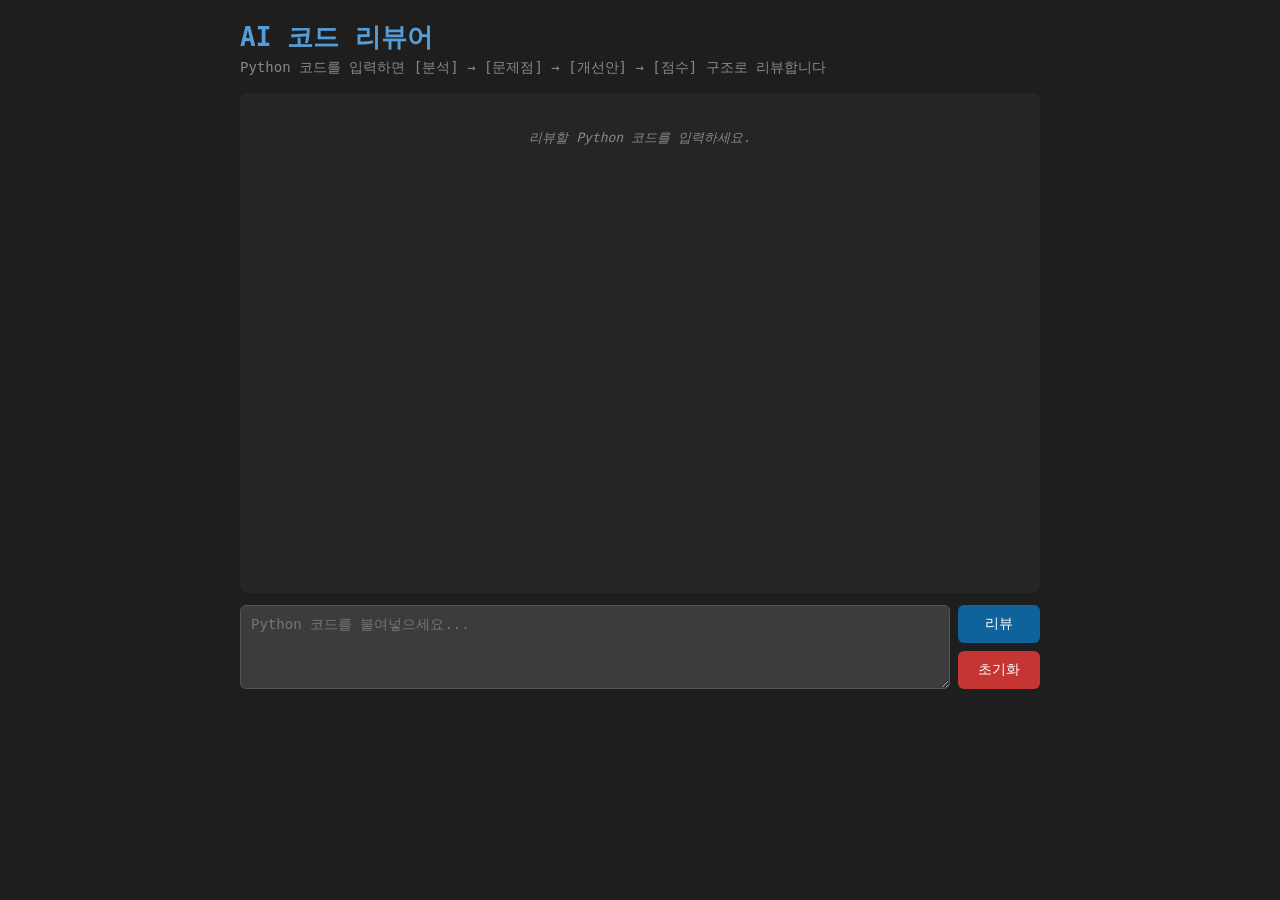
<file: chapter2/practices/p01_code_reviewer/templates/index.html>
<!DOCTYPE html>
<html lang="ko">
<head>
    <meta charset="UTF-8">
    <title>AI 코드 리뷰어 — Chapter 2 실습</title>
    <style>
        * { margin: 0; padding: 0; box-sizing: border-box; }
        body { font-family: monospace; background: #1e1e1e; color: #d4d4d4; display: flex; justify-content: center; padding: 20px; }
        .container { width: 100%; max-width: 800px; }
        h1 { color: #569cd6; margin-bottom: 4px; }
        .subtitle { color: #888; margin-bottom: 16px; font-size: 14px; }
        .chat-area { background: #252526; border-radius: 8px; height: 500px; overflow-y: auto; padding: 16px; margin-bottom: 12px; }
        .message { margin-bottom: 16px; padding: 10px 14px; border-radius: 8px; }
        .message.user { background: #2d2d30; }
        .message.assistant { background: #1e3a2f; }
        .role { font-weight: bold; color: #569cd6; display: block; margin-bottom: 4px; font-size: 12px; }
        .message.assistant .role { color: #4ec9b0; }
        .text { white-space: pre-wrap; line-height: 1.6; }
        .input-area { display: flex; gap: 8px; }
        textarea { flex: 1; background: #3c3c3c; color: #d4d4d4; border: 1px solid #555; border-radius: 6px; padding: 10px; font-family: monospace; font-size: 14px; resize: vertical; min-height: 80px; }
        button { background: #0e639c; color: white; border: none; border-radius: 6px; padding: 10px 20px; cursor: pointer; font-size: 14px; }
        button:hover { background: #1177bb; }
        button:disabled { background: #555; cursor: not-allowed; }
        button.reset { background: #c53534; }
        button.reset:hover { background: #d94745; }
        .token-info { margin-top: 8px; font-size: 12px; color: #888; }
        .system-msg { color: #888; font-style: italic; text-align: center; padding: 20px; }
        .btn-group { display: flex; flex-direction: column; gap: 8px; }
    </style>
</head>
<body>
    <div class="container">
        <h1>AI 코드 리뷰어</h1>
        <p class="subtitle">Python 코드를 입력하면 [분석] → [문제점] → [개선안] → [점수] 구조로 리뷰합니다</p>

        <div id="chat-area" class="chat-area">
            <div id="messages"><div class="system-msg">리뷰할 Python 코드를 입력하세요.</div></div>
        </div>

        <div class="input-area">
            <textarea id="user-input" placeholder="Python 코드를 붙여넣으세요..."></textarea>
            <div class="btn-group">
                <button id="send-btn" onclick="sendMessage()">리뷰</button>
                <button class="reset" onclick="resetChat()">초기화</button>
            </div>
        </div>
        <div id="token-info" class="token-info"></div>
    </div>

    <script>
        const sessionId = crypto.randomUUID();

        async function sendMessage() {
            const input = document.getElementById('user-input');
            const message = input.value.trim();
            if (!message) return;

            appendMessage('user', message);
            input.value = '';
            document.getElementById('send-btn').disabled = true;

            const assistantDiv = appendMessage('assistant', '');

            try {
                const response = await fetch('/chat', {
                    method: 'POST',
                    headers: { 'Content-Type': 'application/json' },
                    body: JSON.stringify({ message, session_id: sessionId }),
                });
                const reader = response.body.getReader();
                const decoder = new TextDecoder();
                let buffer = '';

                while (true) {
                    const { done, value } = await reader.read();
                    if (done) break;
                    buffer += decoder.decode(value, { stream: true });
                    const lines = buffer.split('\n');
                    buffer = lines.pop();
                    for (const line of lines) {
                        if (!line.startsWith('data: ')) continue;
                        const data = JSON.parse(line.slice(6));
                        if (data.text) {
                            assistantDiv.querySelector('.text').textContent += data.text;
                            document.getElementById('chat-area').scrollTop = document.getElementById('chat-area').scrollHeight;
                        }
                        if (data.done) {
                            document.getElementById('token-info').textContent =
                                `토큰 — 입력: ${data.input_tokens} / 출력: ${data.output_tokens}`;
                        }
                    }
                }
            } catch (e) {
                assistantDiv.querySelector('.text').textContent = '[오류] 응답 실패';
            }
            document.getElementById('send-btn').disabled = false;
        }

        function appendMessage(role, text) {
            const messages = document.getElementById('messages');
            const div = document.createElement('div');
            div.className = `message ${role}`;
            div.innerHTML = `<span class="role">${role === 'user' ? '코드' : '리뷰'}</span><span class="text">${text}</span>`;
            messages.appendChild(div);
            return div;
        }

        async function resetChat() {
            await fetch('/reset', {
                method: 'POST',
                headers: { 'Content-Type': 'application/json' },
                body: JSON.stringify({ session_id: sessionId }),
            });
            document.getElementById('messages').innerHTML = '<div class="system-msg">리뷰할 Python 코드를 입력하세요.</div>';
            document.getElementById('token-info').textContent = '';
        }
    </script>
</body>
</html>
</file>
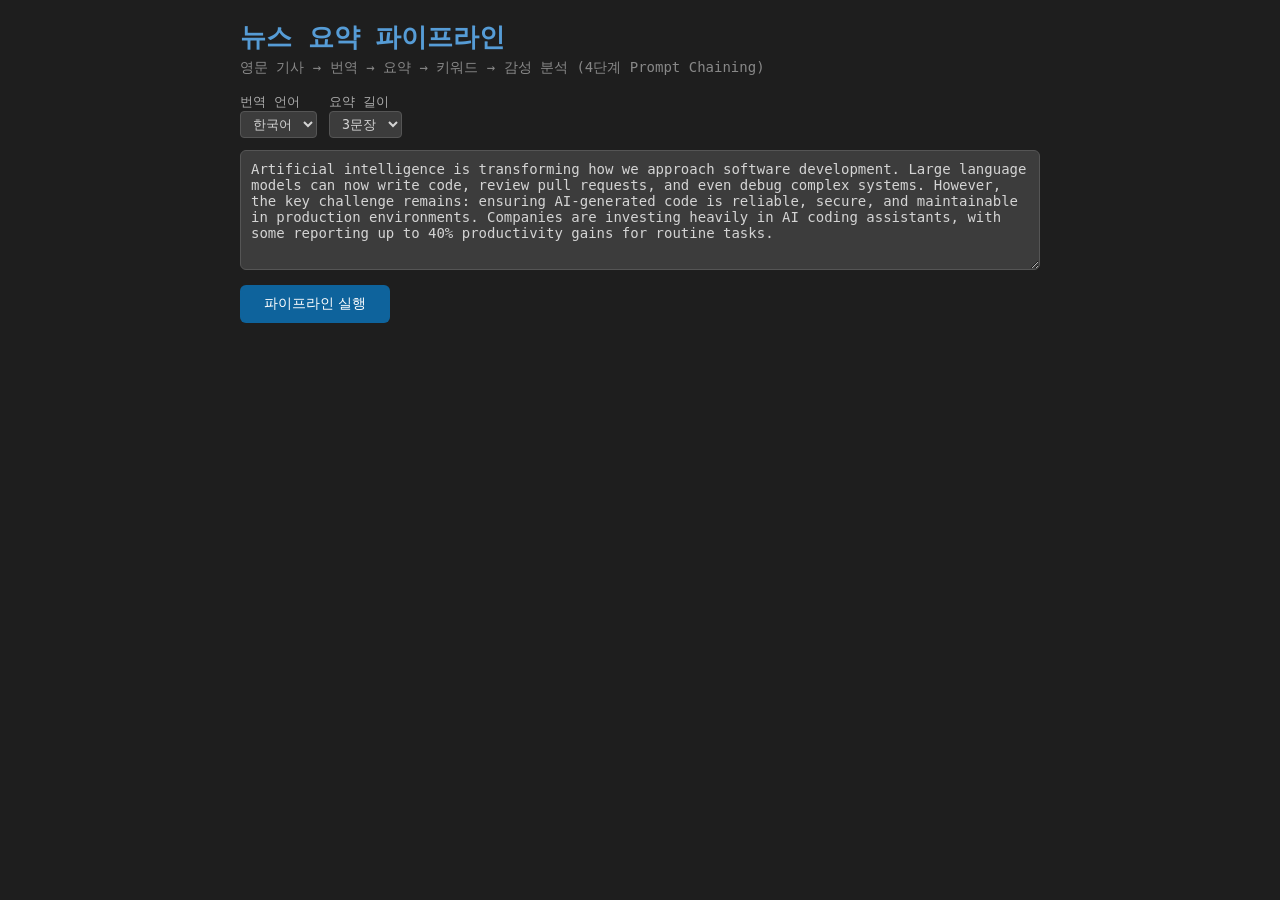
<file: chapter2/practices/p02_news_pipeline/templates/index.html>
<!DOCTYPE html>
<html lang="ko">
<head>
    <meta charset="UTF-8">
    <title>뉴스 요약 파이프라인 — Chapter 2 실습</title>
    <style>
        * { margin: 0; padding: 0; box-sizing: border-box; }
        body { font-family: monospace; background: #1e1e1e; color: #d4d4d4; display: flex; justify-content: center; padding: 20px; }
        .container { width: 100%; max-width: 800px; }
        h1 { color: #569cd6; margin-bottom: 4px; }
        .subtitle { color: #888; margin-bottom: 16px; font-size: 14px; }
        .options { display: flex; gap: 12px; margin-bottom: 12px; }
        .options label { font-size: 13px; color: #aaa; }
        .options select { background: #3c3c3c; color: #d4d4d4; border: 1px solid #555; border-radius: 4px; padding: 4px 8px; font-family: monospace; }
        textarea { width: 100%; background: #3c3c3c; color: #d4d4d4; border: 1px solid #555; border-radius: 6px; padding: 10px; font-family: monospace; font-size: 14px; resize: vertical; min-height: 120px; margin-bottom: 12px; }
        button { background: #0e639c; color: white; border: none; border-radius: 6px; padding: 10px 24px; cursor: pointer; font-size: 14px; margin-bottom: 16px; }
        button:hover { background: #1177bb; }
        button:disabled { background: #555; cursor: not-allowed; }
        .pipeline { display: flex; flex-direction: column; gap: 12px; }
        .step { background: #252526; border-radius: 8px; padding: 14px; border-left: 4px solid #555; }
        .step.running { border-left-color: #dcdcaa; }
        .step.done { border-left-color: #4ec9b0; }
        .step-header { font-weight: bold; font-size: 13px; margin-bottom: 6px; }
        .step.running .step-header { color: #dcdcaa; }
        .step.done .step-header { color: #4ec9b0; }
        .step-result { white-space: pre-wrap; line-height: 1.5; font-size: 14px; }
        .arrow { text-align: center; color: #555; font-size: 18px; }
    </style>
</head>
<body>
    <div class="container">
        <h1>뉴스 요약 파이프라인</h1>
        <p class="subtitle">영문 기사 → 번역 → 요약 → 키워드 → 감성 분석 (4단계 Prompt Chaining)</p>

        <div class="options">
            <div><label>번역 언어</label><br>
                <select id="language">
                    <option value="한국어">한국어</option>
                    <option value="일본어">일본어</option>
                    <option value="중국어">중국어</option>
                </select>
            </div>
            <div><label>요약 길이</label><br>
                <select id="length">
                    <option value="1문장">1문장</option>
                    <option value="3문장" selected>3문장</option>
                    <option value="5문장">5문장</option>
                </select>
            </div>
        </div>

        <textarea id="article" placeholder="영문 기사를 붙여넣으세요...">Artificial intelligence is transforming how we approach software development. Large language models can now write code, review pull requests, and even debug complex systems. However, the key challenge remains: ensuring AI-generated code is reliable, secure, and maintainable in production environments. Companies are investing heavily in AI coding assistants, with some reporting up to 40% productivity gains for routine tasks.</textarea>
        <br>
        <button id="run-btn" onclick="runPipeline()">파이프라인 실행</button>

        <div id="pipeline" class="pipeline"></div>
    </div>

    <script>
        const stepNames = ['번역', '요약', '키워드 추출', '감성 분석'];

        async function runPipeline() {
            const article = document.getElementById('article').value.trim();
            if (!article) return;

            const btn = document.getElementById('run-btn');
            btn.disabled = true;

            // 파이프라인 UI 초기화
            const pipeline = document.getElementById('pipeline');
            pipeline.innerHTML = stepNames.map((name, i) =>
                `${i > 0 ? '<div class="arrow">↓</div>' : ''}
                 <div class="step" id="step-${i + 1}">
                    <div class="step-header">[${i + 1}단계] ${name}</div>
                    <div class="step-result"></div>
                 </div>`
            ).join('');

            try {
                const response = await fetch('/analyze', {
                    method: 'POST',
                    headers: { 'Content-Type': 'application/json' },
                    body: JSON.stringify({
                        article,
                        language: document.getElementById('language').value,
                        length: document.getElementById('length').value,
                    }),
                });
                const reader = response.body.getReader();
                const decoder = new TextDecoder();
                let buffer = '';

                while (true) {
                    const { done, value } = await reader.read();
                    if (done) break;
                    buffer += decoder.decode(value, { stream: true });
                    const lines = buffer.split('\n');
                    buffer = lines.pop();
                    for (const line of lines) {
                        if (!line.startsWith('data: ')) continue;
                        const data = JSON.parse(line.slice(6));

                        if (data.step && data.status === 'start') {
                            document.getElementById(`step-${data.step}`).className = 'step running';
                            document.querySelector(`#step-${data.step} .step-result`).textContent = '처리 중...';
                        }
                        if (data.step && data.status === 'done') {
                            const stepEl = document.getElementById(`step-${data.step}`);
                            stepEl.className = 'step done';
                            stepEl.querySelector('.step-result').textContent = data.result;
                        }
                    }
                }
            } catch (e) {
                pipeline.innerHTML += '<div style="color:#c53534;margin-top:12px;">[오류] 파이프라인 실행 실패</div>';
            }
            btn.disabled = false;
        }
    </script>
</body>
</html>
</file>
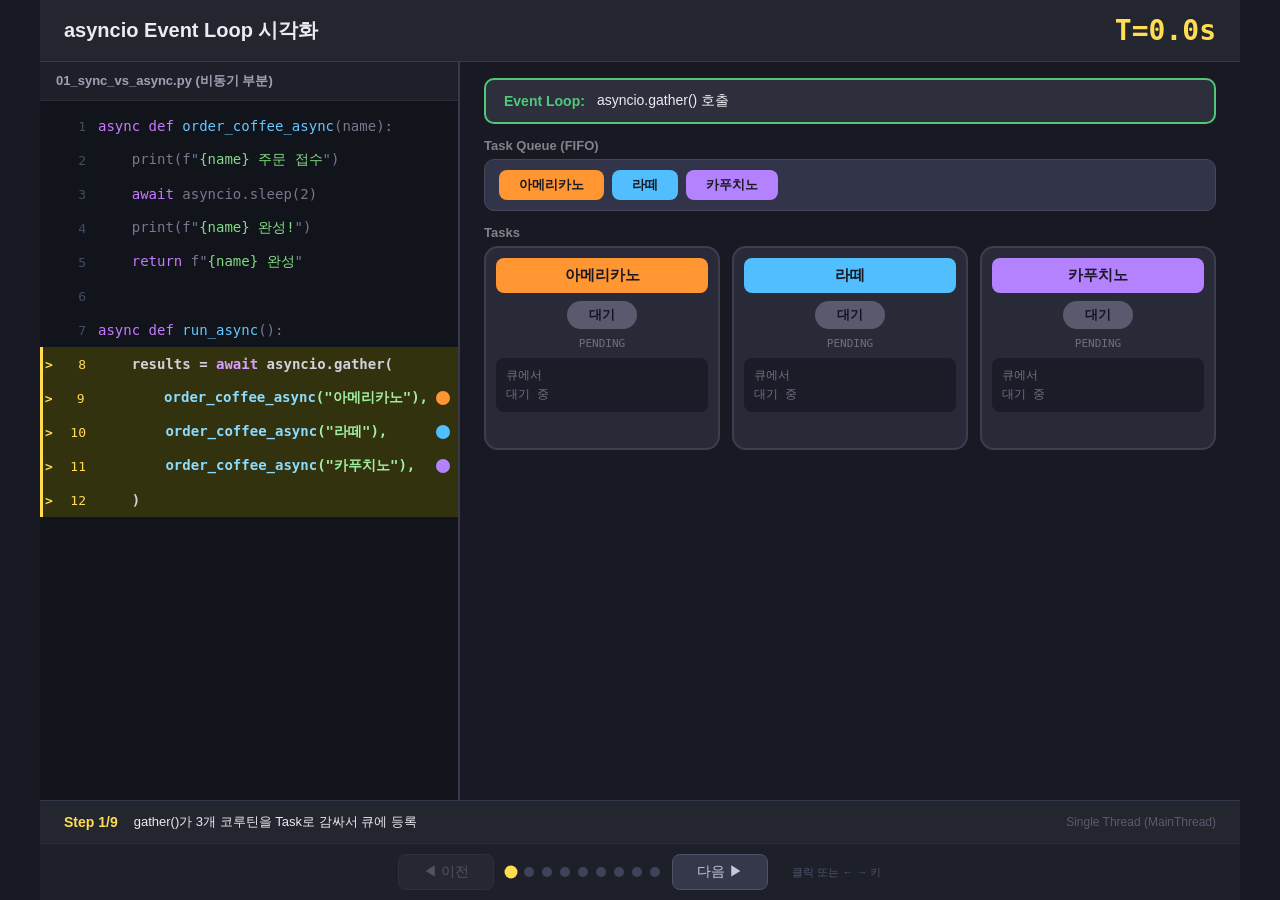
<file: appendix/async_basics/async_event_loop.html>
<!DOCTYPE html>
<html lang="ko">
<head>
<meta charset="UTF-8">
<meta name="viewport" content="width=device-width, initial-scale=1.0">
<title>asyncio Event Loop 시각화</title>
<style>
  * { margin: 0; padding: 0; box-sizing: border-box; }
  body {
    background: #191923;
    color: #ebebf0;
    font-family: 'Malgun Gothic', 'Apple SD Gothic Neo', sans-serif;
    user-select: none;
    overflow: hidden;
    height: 100vh;
  }

  .container {
    display: flex;
    flex-direction: column;
    height: 100vh;
    max-width: 1200px;
    margin: 0 auto;
  }

  /* 타이틀 바 */
  .title-bar {
    display: flex;
    justify-content: space-between;
    align-items: center;
    padding: 14px 24px;
    background: #23252f;
    border-bottom: 1px solid #35374a;
  }
  .title-bar h1 { font-size: 20px; font-weight: 700; }
  .time-badge {
    font-size: 28px;
    font-weight: 800;
    color: #ffdc50;
    font-family: 'Consolas', monospace;
  }

  /* 메인 영역 */
  .main {
    display: flex;
    flex: 1;
    min-height: 0;
  }

  /* 코드 패널 */
  .code-panel {
    width: 420px;
    min-width: 420px;
    background: #12141c;
    border-right: 2px solid #37394a;
    display: flex;
    flex-direction: column;
  }
  .code-header {
    padding: 10px 16px;
    background: #1e2029;
    color: #a0a0b4;
    font-size: 13px;
    font-weight: 600;
    border-bottom: 1px solid #2a2c3a;
  }
  .code-lines {
    flex: 1;
    padding: 8px 0;
    overflow: hidden;
  }
  .code-line {
    display: flex;
    align-items: center;
    height: 34px;
    padding: 0 8px 0 0;
    font-family: 'Consolas', 'D2Coding', monospace;
    font-size: 14px;
    transition: background 0.3s;
    position: relative;
  }
  .code-line.highlighted {
    background: #32320f;
  }
  .code-line.highlighted::before {
    content: '';
    position: absolute;
    left: 0; top: 0; bottom: 0;
    width: 3px;
    background: #ffdc50;
  }
  .code-line .arrow {
    width: 18px;
    text-align: center;
    color: #ffdc50;
    font-weight: 700;
    font-size: 13px;
    opacity: 0;
    transition: opacity 0.3s;
  }
  .code-line.highlighted .arrow { opacity: 1; }
  .code-line .line-num {
    width: 28px;
    text-align: right;
    color: #464b64;
    font-size: 13px;
    margin-right: 12px;
    transition: color 0.3s;
  }
  .code-line.highlighted .line-num { color: #ffdc50; }
  .code-line .code-text {
    flex: 1;
    white-space: pre;
    color: #78788c;
    transition: color 0.3s;
  }
  .code-line.highlighted .code-text { color: #d2d2dc; font-weight: 600; }
  .code-dot {
    width: 14px; height: 14px;
    border-radius: 50%;
    margin-left: 8px;
    flex-shrink: 0;
  }
  /* 구문 강조 */
  .kw { color: #c878ff; }
  .fn { color: #64c8ff; }
  .str { color: #82dc82; }
  .code-line.highlighted .kw { color: #d8a0ff; }
  .code-line.highlighted .fn { color: #8cdcff; }
  .code-line.highlighted .str { color: #a0f0a0; }

  /* 우측 시각화 */
  .visual-panel {
    flex: 1;
    padding: 16px 24px;
    display: flex;
    flex-direction: column;
    gap: 14px;
  }

  /* Event Loop 바 */
  .event-loop {
    padding: 12px 18px;
    background: #2d2f3c;
    border: 2px solid #50c878;
    border-radius: 10px;
    display: flex;
    align-items: center;
    gap: 12px;
  }
  .event-loop .label {
    color: #50c878;
    font-weight: 700;
    font-size: 14px;
    white-space: nowrap;
  }
  .event-loop .action {
    font-size: 14px;
    transition: all 0.3s;
  }

  /* Task Queue */
  .queue-section .section-label {
    font-size: 13px;
    font-weight: 600;
    color: #82828a;
    margin-bottom: 6px;
  }
  .queue-box {
    background: #32344a;
    border: 1px solid #46485a;
    border-radius: 10px;
    padding: 10px 14px;
    min-height: 44px;
    display: flex;
    align-items: center;
    gap: 8px;
    transition: all 0.3s;
  }
  .queue-item {
    padding: 6px 20px;
    border-radius: 8px;
    font-size: 13px;
    font-weight: 600;
    color: #191923;
    transition: all 0.4s;
  }
  .queue-empty {
    color: #606070;
    font-size: 13px;
    width: 100%;
    text-align: center;
  }

  /* Tasks */
  .tasks-section .section-label {
    font-size: 13px;
    font-weight: 600;
    color: #82828a;
    margin-bottom: 6px;
  }
  .tasks-grid {
    display: grid;
    grid-template-columns: repeat(3, 1fr);
    gap: 12px;
    flex: 1;
  }
  .task-card {
    background: #282a37;
    border: 2px solid #3c3e50;
    border-radius: 14px;
    padding: 10px;
    display: flex;
    flex-direction: column;
    align-items: center;
    gap: 8px;
    transition: all 0.4s;
  }
  .task-card.active {
    border-color: #ffdc50;
    box-shadow: 0 0 16px rgba(255,220,80,0.15);
  }
  .task-name {
    width: 100%;
    text-align: center;
    padding: 8px;
    border-radius: 8px;
    font-weight: 700;
    font-size: 15px;
    color: #191923;
  }
  .state-badge {
    padding: 5px 22px;
    border-radius: 14px;
    font-size: 13px;
    font-weight: 600;
    color: #141420;
    transition: all 0.4s;
  }
  .state-eng {
    font-size: 11px;
    color: #707080;
    font-family: 'Consolas', monospace;
  }
  .task-code-box {
    width: 100%;
    background: #1c1c28;
    border-radius: 8px;
    padding: 8px 10px;
    font-family: 'Consolas', 'D2Coding', monospace;
    font-size: 12px;
    line-height: 1.6;
    min-height: 48px;
    transition: all 0.3s;
  }
  .task-marker {
    font-size: 12px;
    color: #ffdc50;
    font-weight: 700;
    height: 18px;
  }

  /* 하단 바 */
  .bottom-bar {
    padding: 12px 24px;
    background: #23252f;
    border-top: 1px solid #35374a;
    display: flex;
    justify-content: space-between;
    align-items: center;
  }
  .step-info {
    display: flex;
    align-items: center;
    gap: 16px;
  }
  .step-badge {
    color: #ffdc50;
    font-weight: 700;
    font-size: 14px;
  }
  .step-desc { font-size: 13px; }
  .thread-label {
    font-size: 12px;
    color: #5a5a6e;
  }

  /* 네비게이션 */
  .nav-bar {
    display: flex;
    justify-content: center;
    align-items: center;
    gap: 12px;
    padding: 10px 24px;
    background: #1e2029;
    border-top: 1px solid #2a2c3a;
  }
  .nav-btn {
    background: #35374a;
    border: 1px solid #50526a;
    color: #c8c8d4;
    padding: 8px 24px;
    border-radius: 8px;
    font-size: 14px;
    cursor: pointer;
    transition: all 0.2s;
    font-family: inherit;
  }
  .nav-btn:hover { background: #45476a; border-color: #6a6c8a; }
  .nav-btn:active { background: #55578a; }
  .nav-btn:disabled { opacity: 0.3; cursor: not-allowed; }
  .nav-dots {
    display: flex;
    gap: 8px;
  }
  .nav-dot {
    width: 10px; height: 10px;
    border-radius: 50%;
    background: #40425a;
    cursor: pointer;
    transition: all 0.3s;
  }
  .nav-dot.active { background: #ffdc50; transform: scale(1.3); }
  .nav-dot:hover { background: #80829a; }
  .nav-hint {
    font-size: 11px;
    color: #50526a;
    margin-left: 12px;
  }

  /* 색상 유틸 */
  .c-americano { background: #ff9632; }
  .c-latte { background: #50beff; }
  .c-cappuccino { background: #b482ff; }
  .s-pending { background: #5a5a6e; }
  .s-running { background: #3cb964; }
  .s-suspended { background: #f0aa28; }
  .s-ready { background: #50b4f5; }
  .s-done { background: #46465a; }

  .tc-running { color: #82dc82; }
  .tc-suspended { color: #c878ff; }
  .tc-done { color: #82dc82; }
  .tc-pending { color: #707080; }
  .tc-ready { color: #707080; }
</style>
</head>
<body>

<div class="container">
  <div class="title-bar">
    <h1>asyncio Event Loop 시각화</h1>
    <span class="time-badge" id="time">T=0.0s</span>
  </div>

  <div class="main">
    <!-- 코드 패널 -->
    <div class="code-panel">
      <div class="code-header">01_sync_vs_async.py (비동기 부분)</div>
      <div class="code-lines" id="codeLines"></div>
    </div>

    <!-- 시각화 패널 -->
    <div class="visual-panel">
      <div class="event-loop">
        <span class="label">Event Loop:</span>
        <span class="action" id="loopAction"></span>
      </div>

      <div class="queue-section">
        <div class="section-label">Task Queue (FIFO)</div>
        <div class="queue-box" id="queueBox"></div>
      </div>

      <div class="tasks-section">
        <div class="section-label">Tasks</div>
        <div class="tasks-grid" id="tasksGrid"></div>
      </div>
    </div>
  </div>

  <div class="bottom-bar">
    <div class="step-info">
      <span class="step-badge" id="stepBadge"></span>
      <span class="step-desc" id="stepDesc"></span>
    </div>
    <span class="thread-label">Single Thread (MainThread)</span>
  </div>

  <div class="nav-bar">
    <button class="nav-btn" id="prevBtn" onclick="prev()">&#9664; 이전</button>
    <div class="nav-dots" id="navDots"></div>
    <button class="nav-btn" id="nextBtn" onclick="next()">다음 &#9654;</button>
    <span class="nav-hint">클릭 또는 ← → 키</span>
  </div>
</div>

<script>
const CODE = [
  { tokens: [{t:'async def ',c:'kw'},{t:'order_coffee_async',c:'fn'},{t:'(name):',c:''}], tag: null },
  { tokens: [{t:'    print',c:''},{t:'(f"',c:''},{t:'{name} 주문 접수',c:'str'},{t:'")',c:''}], tag: null },
  { tokens: [{t:'    await ',c:'kw'},{t:'asyncio.sleep(2)',c:''}], tag: null },
  { tokens: [{t:'    print',c:''},{t:'(f"',c:''},{t:'{name} 완성!',c:'str'},{t:'")',c:''}], tag: null },
  { tokens: [{t:'    return ',c:'kw'},{t:'f"',c:''},{t:'{name} 완성',c:'str'},{t:'"',c:''}], tag: null },
  { tokens: [], tag: null },
  { tokens: [{t:'async def ',c:'kw'},{t:'run_async',c:'fn'},{t:'():',c:''}], tag: null },
  { tokens: [{t:'    results = ',c:''},{t:'await ',c:'kw'},{t:'asyncio.gather(',c:''}], tag: null },
  { tokens: [{t:'        order_coffee_async',c:'fn'},{t:'("아메리카노"),',c:'str'}], tag: '아메리카노' },
  { tokens: [{t:'        order_coffee_async',c:'fn'},{t:'("라떼"),',c:'str'}], tag: '라떼' },
  { tokens: [{t:'        order_coffee_async',c:'fn'},{t:'("카푸치노"),',c:'str'}], tag: '카푸치노' },
  { tokens: [{t:'    )',c:''}], tag: null },
];

const TAG_COLORS = { '아메리카노': '#ff9632', '라떼': '#50beff', '카푸치노': '#b482ff' };
const TASK_NAMES = ['아메리카노', '라떼', '카푸치노'];
const TASK_CSS = ['c-americano', 'c-latte', 'c-cappuccino'];

const STATE_LABEL = { PENDING:'대기', RUNNING:'실행 중', SUSPENDED:'await 중', READY:'재개 대기', DONE:'완료' };
const STATE_CSS = { PENDING:'s-pending', RUNNING:'s-running', SUSPENDED:'s-suspended', READY:'s-ready', DONE:'s-done' };
const TC_CSS = { PENDING:'tc-pending', RUNNING:'tc-running', SUSPENDED:'tc-suspended', READY:'tc-ready', DONE:'tc-done' };

const FRAMES = [
  {
    time:'T=0.0s', action:'asyncio.gather() 호출',
    queue:['아메리카노','라떼','카푸치노'],
    tasks:{아메리카노:'PENDING',라떼:'PENDING',카푸치노:'PENDING'},
    running:null, hl:[7,8,9,10,11],
    desc:'gather()가 3개 코루틴을 Task로 감싸서 큐에 등록',
    hints:{아메리카노:['큐에서','대기 중'],라떼:['큐에서','대기 중'],카푸치노:['큐에서','대기 중']},
  },
  {
    time:'T=0.0s', action:'큐에서 아메리카노 꺼냄',
    queue:['라떼','카푸치노'],
    tasks:{아메리카노:'RUNNING',라떼:'PENDING',카푸치노:'PENDING'},
    running:'아메리카노', hl:[1],
    desc:'아메리카노: print("주문 접수") 실행 중',
    hints:{아메리카노:['print(f"{name}','         주문 접수")'],라떼:['큐에서','대기 중'],카푸치노:['큐에서','대기 중']},
  },
  {
    time:'T=0.0s', action:'await sleep → 양보 → 라떼 꺼냄',
    queue:['카푸치노'],
    tasks:{아메리카노:'SUSPENDED',라떼:'RUNNING',카푸치노:'PENDING'},
    running:'라떼', hl:[2],
    desc:'아메리카노 await sleep(2) → 양보 → 라떼 시작',
    hints:{아메리카노:['await','  asyncio.sleep(2)'],라떼:['print(f"{name}','         주문 접수")'],카푸치노:['큐에서','대기 중']},
  },
  {
    time:'T=0.0s', action:'await sleep → 양보 → 카푸치노 꺼냄',
    queue:[],
    tasks:{아메리카노:'SUSPENDED',라떼:'SUSPENDED',카푸치노:'RUNNING'},
    running:'카푸치노', hl:[2],
    desc:'라떼도 await sleep(2) → 양보 → 카푸치노 시작',
    hints:{아메리카노:['await','  asyncio.sleep(2)'],라떼:['await','  asyncio.sleep(2)'],카푸치노:['print(f"{name}','         주문 접수")']},
  },
  {
    time:'T=0.0s', action:'모두 await 중 → I/O 대기',
    queue:[],
    tasks:{아메리카노:'SUSPENDED',라떼:'SUSPENDED',카푸치노:'SUSPENDED'},
    running:null, hl:[2],
    desc:'3개 모두 sleep 중 → 이벤트 루프가 OS에 I/O 완료 대기 요청',
    hints:{아메리카노:['await','  asyncio.sleep(2)'],라떼:['await','  asyncio.sleep(2)'],카푸치노:['await','  asyncio.sleep(2)']},
  },
  {
    time:'T=2.0s', action:'sleep 완료! → 아메리카노 재개',
    queue:['라떼','카푸치노'],
    tasks:{아메리카노:'RUNNING',라떼:'READY',카푸치노:'READY'},
    running:'아메리카노', hl:[3,4],
    desc:'2초 경과! sleep 완료 → 아메리카노부터 재개 (FIFO)',
    hints:{아메리카노:['print(f"{name} 완성!")','return f"{name} 완성"'],라떼:['sleep 완료','재개 대기 중'],카푸치노:['sleep 완료','재개 대기 중']},
  },
  {
    time:'T=2.0s', action:'아메리카노 완료 → 라떼 재개',
    queue:['카푸치노'],
    tasks:{아메리카노:'DONE',라떼:'RUNNING',카푸치노:'READY'},
    running:'라떼', hl:[3,4],
    desc:'아메리카노 print("완성!") → return → 라떼 재개',
    hints:{아메리카노:['return','  f"{name} 완성"'],라떼:['print(f"{name} 완성!")','return f"{name} 완성"'],카푸치노:['sleep 완료','재개 대기 중']},
  },
  {
    time:'T=2.0s', action:'라떼 완료 → 카푸치노 재개',
    queue:[],
    tasks:{아메리카노:'DONE',라떼:'DONE',카푸치노:'RUNNING'},
    running:'카푸치노', hl:[3,4],
    desc:'라떼 완료 → 카푸치노 재개',
    hints:{아메리카노:['return','  f"{name} 완성"'],라떼:['return','  f"{name} 완성"'],카푸치노:['print(f"{name} 완성!")','return f"{name} 완성"']},
  },
  {
    time:'T=2.0s', action:'모든 Task 완료!',
    queue:[],
    tasks:{아메리카노:'DONE',라떼:'DONE',카푸치노:'DONE'},
    running:null, hl:[11],
    desc:'총 소요시간: 약 2초 (3잔 동시 제조!)',
    hints:{아메리카노:['return','  f"{name} 완성"'],라떼:['return','  f"{name} 완성"'],카푸치노:['return','  f"{name} 완성"']},
  },
];

let current = 0;

// 코드 라인 초기 렌더링
function initCode() {
  const el = document.getElementById('codeLines');
  CODE.forEach((line, i) => {
    const div = document.createElement('div');
    div.className = 'code-line';
    div.id = 'codeLine' + i;

    let html = `<span class="arrow">></span>`;
    html += `<span class="line-num">${(i+1).toString().padStart(2,' ')}</span>`;
    html += `<span class="code-text">`;
    line.tokens.forEach(tk => {
      if (tk.c) html += `<span class="${tk.c}">${esc(tk.t)}</span>`;
      else html += esc(tk.t);
    });
    html += `</span>`;
    if (line.tag && TAG_COLORS[line.tag]) {
      html += `<span class="code-dot" style="background:${TAG_COLORS[line.tag]}"></span>`;
    }
    div.innerHTML = html;
    el.appendChild(div);
  });
}

function esc(s) {
  return s.replace(/&/g,'&amp;').replace(/</g,'&lt;').replace(/>/g,'&gt;');
}

// 네비게이션 도트
function initDots() {
  const el = document.getElementById('navDots');
  FRAMES.forEach((_, i) => {
    const dot = document.createElement('div');
    dot.className = 'nav-dot';
    dot.id = 'dot' + i;
    dot.onclick = () => goTo(i);
    el.appendChild(dot);
  });
}

function render() {
  const f = FRAMES[current];

  // 시간
  document.getElementById('time').textContent = f.time;

  // Event Loop
  document.getElementById('loopAction').textContent = f.action;

  // 코드 하이라이트
  CODE.forEach((_, i) => {
    const el = document.getElementById('codeLine' + i);
    el.classList.toggle('highlighted', f.hl.includes(i));
  });

  // Queue
  const qb = document.getElementById('queueBox');
  if (f.queue.length === 0) {
    qb.innerHTML = '<span class="queue-empty">(비어 있음)</span>';
  } else {
    qb.innerHTML = f.queue.map(name => {
      const idx = TASK_NAMES.indexOf(name);
      return `<span class="queue-item ${TASK_CSS[idx]}">${name}</span>`;
    }).join('');
  }

  // Tasks
  const tg = document.getElementById('tasksGrid');
  tg.innerHTML = TASK_NAMES.map((name, i) => {
    const state = f.tasks[name];
    const isActive = f.running === name;
    const hints = f.hints[name];
    return `
      <div class="task-card ${isActive ? 'active' : ''}">
        <div class="task-name ${TASK_CSS[i]}">${name}</div>
        <span class="state-badge ${STATE_CSS[state]}">${STATE_LABEL[state]}</span>
        <span class="state-eng">${state}</span>
        <div class="task-code-box ${TC_CSS[state]}">${hints.map(h=>esc(h)).join('<br>')}</div>
        <div class="task-marker">${isActive ? '>>> 실행 중' : ''}</div>
      </div>
    `;
  }).join('');

  // 하단
  document.getElementById('stepBadge').textContent = `Step ${current+1}/${FRAMES.length}`;
  document.getElementById('stepDesc').textContent = f.desc;

  // 버튼
  document.getElementById('prevBtn').disabled = current === 0;
  document.getElementById('nextBtn').disabled = current === FRAMES.length - 1;

  // 도트
  FRAMES.forEach((_, i) => {
    document.getElementById('dot' + i).classList.toggle('active', i === current);
  });
}

function next() { if (current < FRAMES.length - 1) { current++; render(); } }
function prev() { if (current > 0) { current--; render(); } }
function goTo(i) { current = i; render(); }

document.addEventListener('keydown', e => {
  if (e.key === 'ArrowRight' || e.key === ' ') { e.preventDefault(); next(); }
  if (e.key === 'ArrowLeft') { e.preventDefault(); prev(); }
  if (e.key === 'Home') { e.preventDefault(); goTo(0); }
  if (e.key === 'End') { e.preventDefault(); goTo(FRAMES.length - 1); }
});

// 클릭으로 다음
document.querySelector('.main').addEventListener('click', e => {
  if (e.target.closest('.nav-bar')) return;
  next();
});

initCode();
initDots();
render();
</script>
</body>
</html>
</file>
